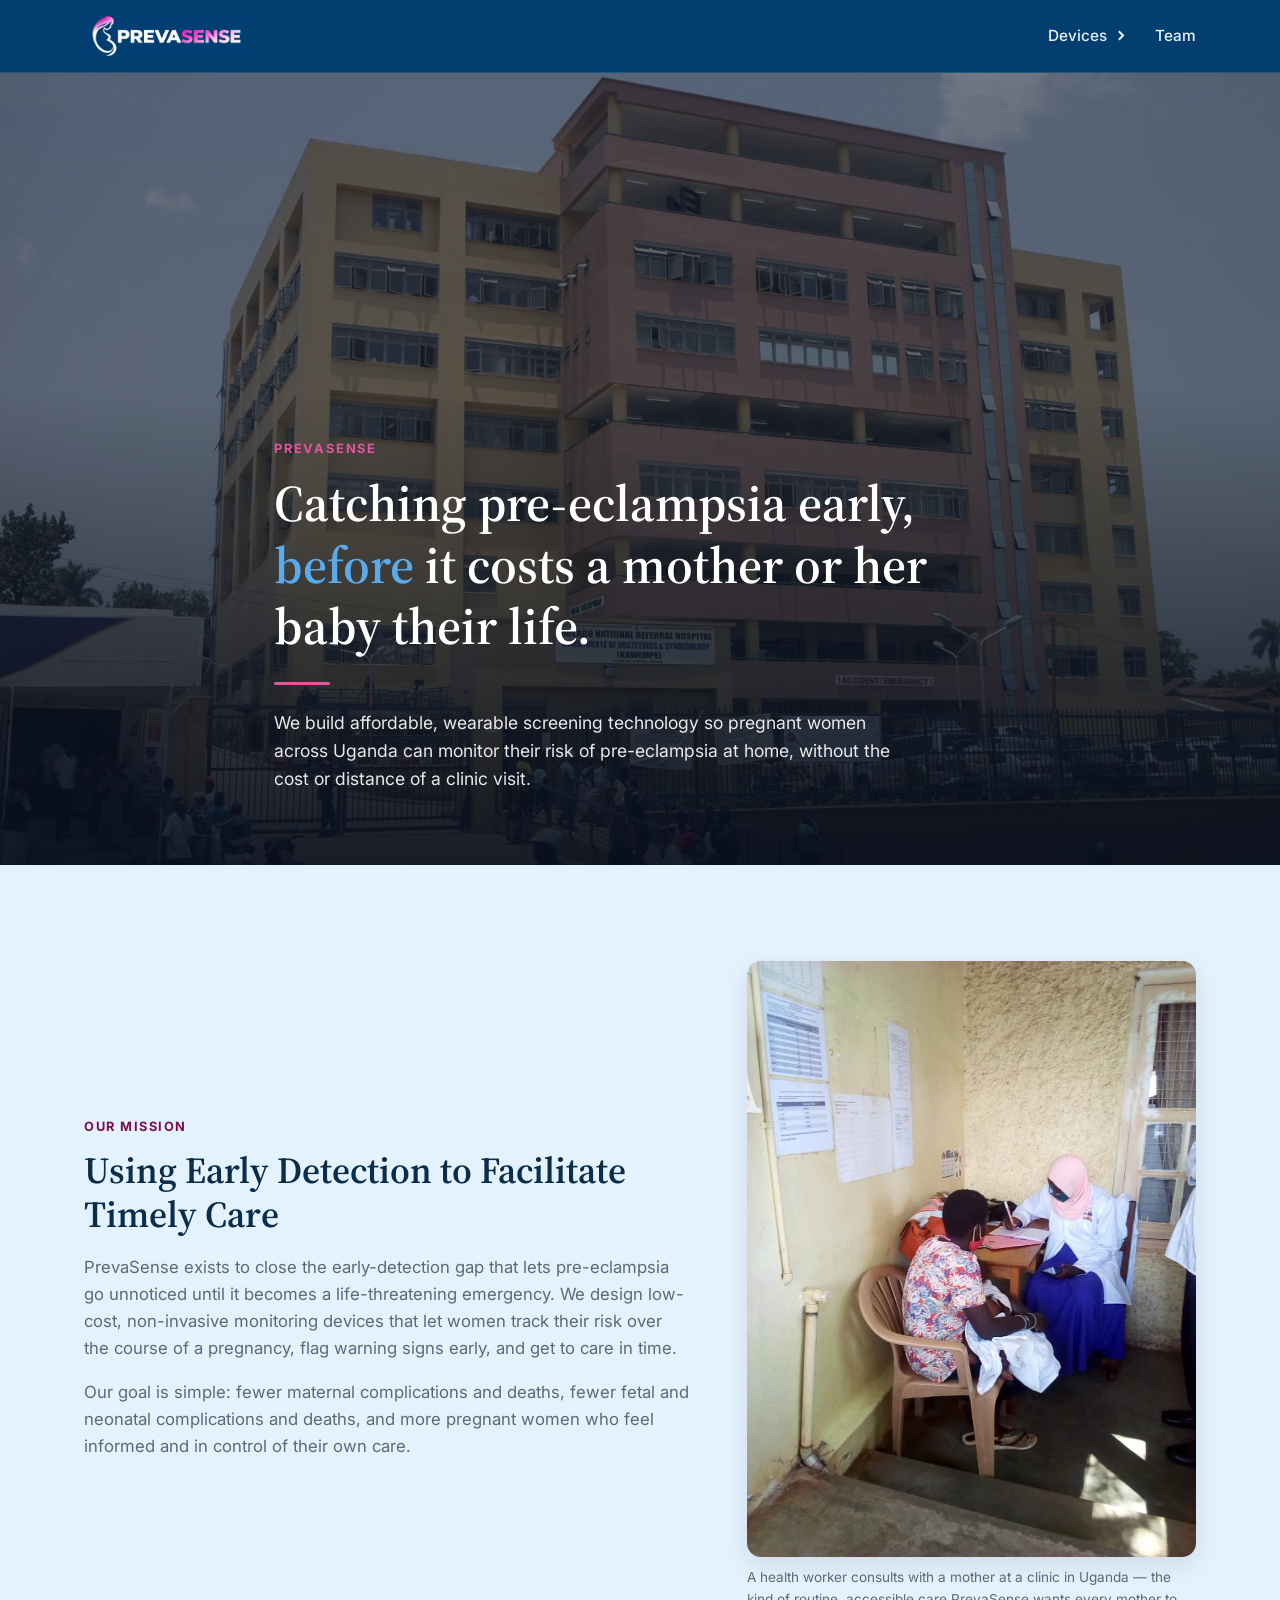
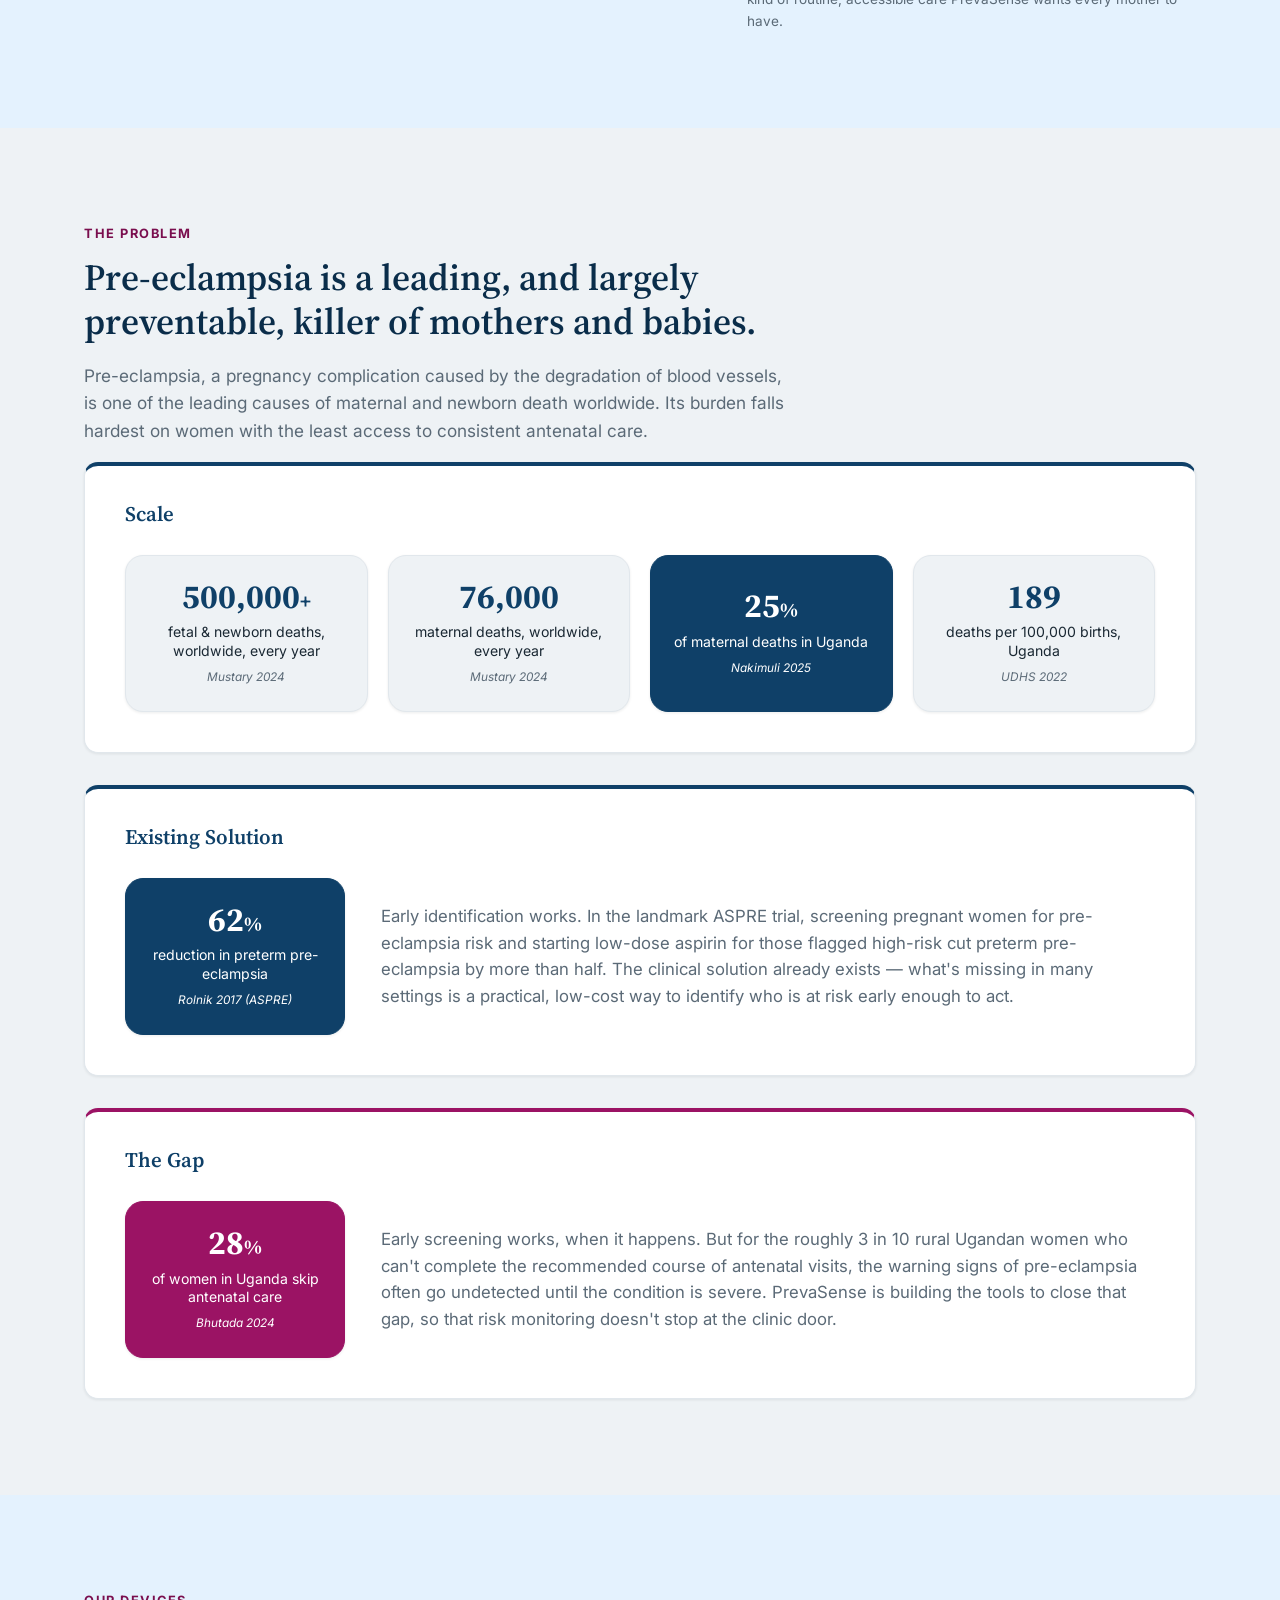
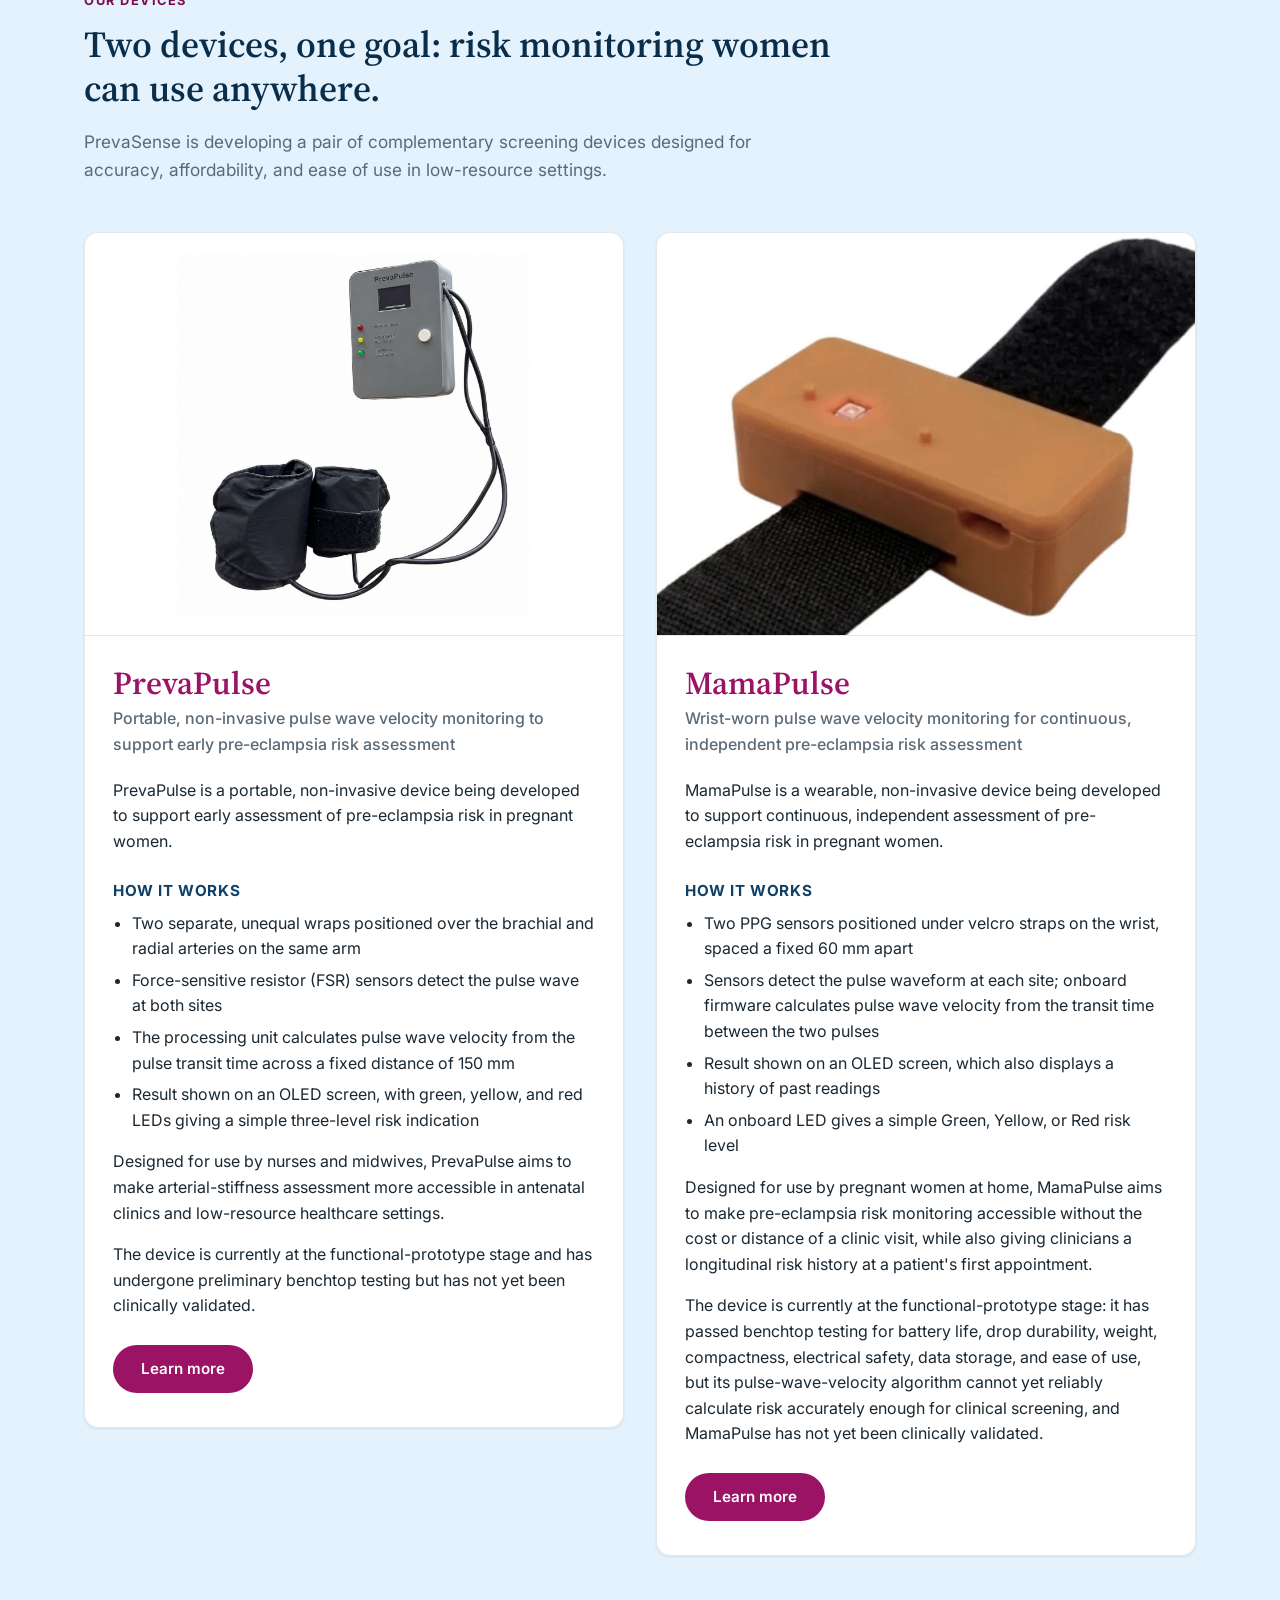
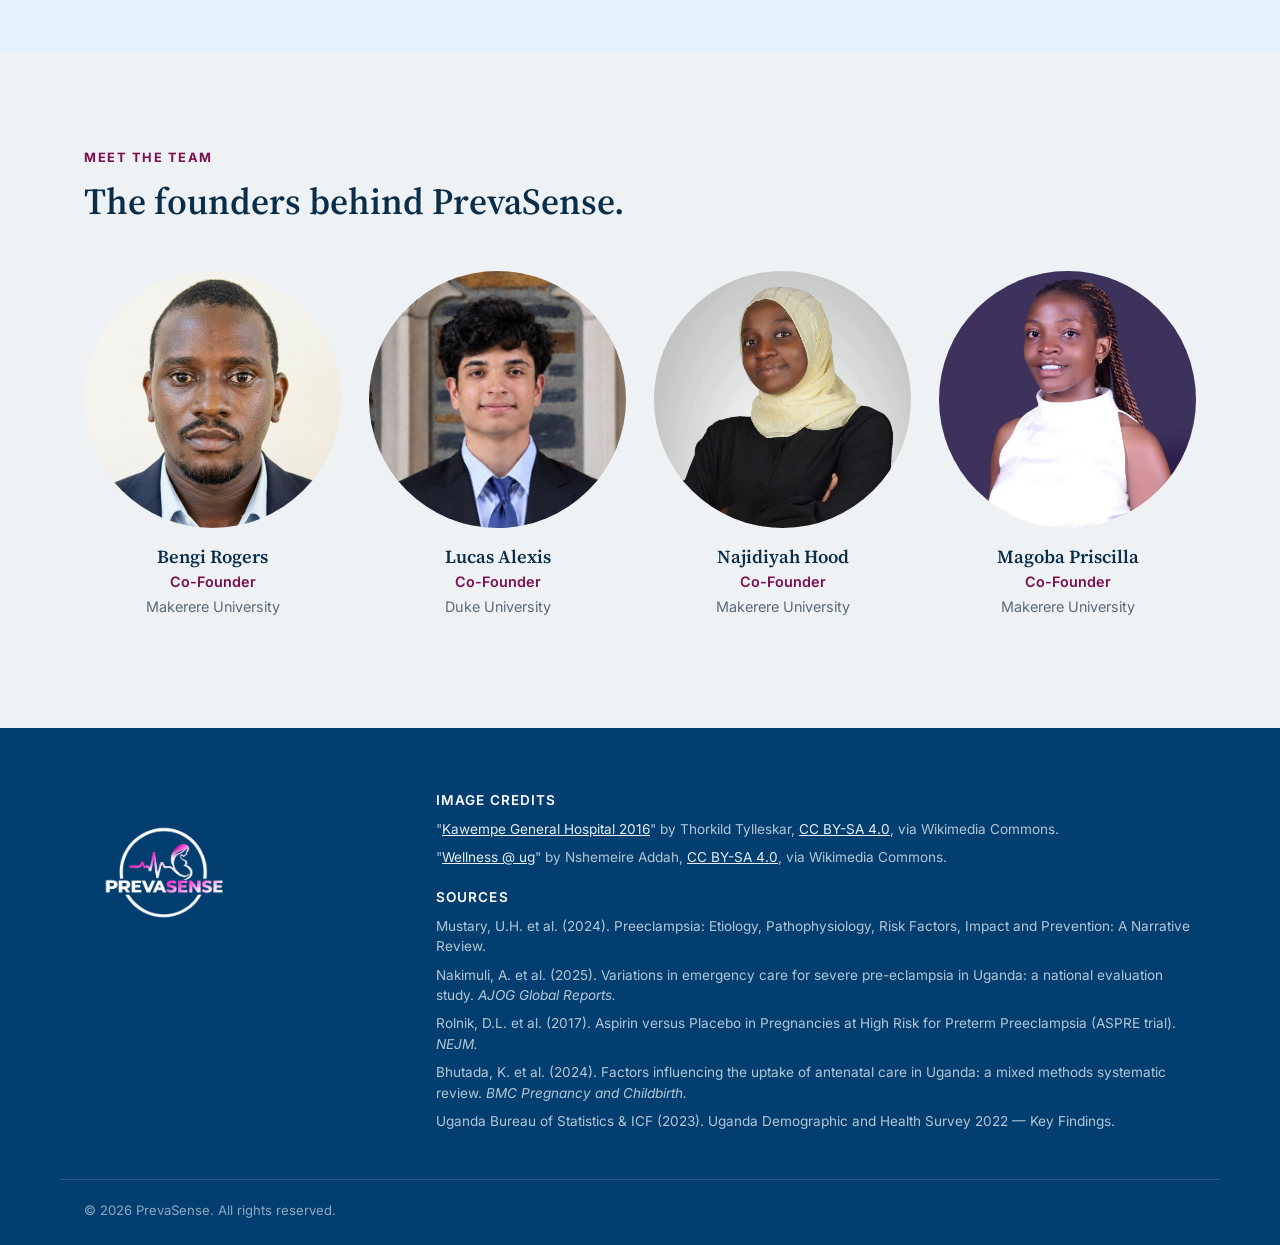
<file: index.html>
<!DOCTYPE html>
<html lang="en">
<head>
<meta charset="UTF-8">
<meta name="viewport" content="width=device-width, initial-scale=1.0">
<title>PrevaSense &mdash; Early Detection of Pre-eclampsia in Uganda</title>
<meta name="description" content="PrevaSense develops affordable, wearable screening technology to reduce maternal and neonatal mortality from pre-eclampsia in Uganda.">
<link rel="canonical" href="https://prevasense.com/">
<link rel="stylesheet" href="/css/style.css">
<link rel="icon" href="/favicon.ico" sizes="48x48">
<link rel="icon" type="image/png" href="/images/favicon-192.png" sizes="192x192">
<link rel="apple-touch-icon" href="/images/apple-touch-icon.png">
<link rel="preconnect" href="https://fonts.googleapis.com">
<link href="https://fonts.googleapis.com/css2?family=Source+Serif+4:wght@500;600;700&family=Inter:wght@400;500;600;700;800&display=swap" rel="stylesheet">
<script type="application/ld+json">
{
  "@context": "https://schema.org",
  "@type": "WebSite",
  "name": "PrevaSense",
  "url": "https://prevasense.com/"
}
</script>
</head>
<body>

<a class="skip-link" href="#main">Skip to content</a>

<header class="site-header">
  <div class="wrap header-inner">
    <a href="/" class="brand">
      <img class="logo-alt" src="/images/logo-alt-light.png" alt="PrevaSense">
    </a>
    <nav class="main-nav" aria-label="Primary">
      <button class="nav-toggle" aria-expanded="false" aria-controls="nav-list">
        <span></span><span></span><span></span>
      </button>
      <ul id="nav-list">
        <li class="has-dropdown">
          <button type="button" class="dropdown-toggle" aria-expanded="false" aria-haspopup="true" aria-controls="devices-menu">Devices <span class="caret" aria-hidden="true"></span></button>
          <ul class="dropdown" id="devices-menu">
          <li><a href="/prevapulse/">PrevaPulse</a></li>
          <li><a href="/mamapulse/">MamaPulse</a></li>
          </ul>
        </li>
        <li><a href="/#team">Team</a></li>
      </ul>
    </nav>
  </div>
</header>

<main id="main">

  <section id="top" class="hero">
    <div class="hero-media">
      <img src="/images/hospital-kawempe.jpg" alt="Kawempe General Hospital, Kampala, Uganda" loading="eager">
      <div class="hero-scrim"></div>
    </div>
    <div class="wrap hero-content">
      <p class="eyebrow">PrevaSense</p>
      <h1>Catching pre-eclampsia early, <span class="hl">before</span> it costs a mother or her baby their life.</h1>
      <p class="hero-sub">We build affordable, wearable screening technology so pregnant women across Uganda can monitor their risk of pre-eclampsia at home, without the cost or distance of a clinic visit.</p>
    </div>
  </section>

  <section id="mission" class="section">
    <div class="wrap mission-grid">
      <div class="mission-text">
        <p class="kicker">Our Mission</p>
        <h2>Using Early Detection to Facilitate Timely Care</h2>
        <p>PrevaSense exists to close the early-detection gap that lets pre-eclampsia go unnoticed until it becomes a life-threatening emergency. We design low-cost, non-invasive monitoring devices that let women track their risk over the course of a pregnancy, flag warning signs early, and get to care in time.</p>
        <p>Our goal is simple: fewer maternal complications and deaths, fewer fetal and neonatal complications and deaths, and more pregnant women who feel informed and in control of their own care.</p>
      </div>
      <figure class="mission-figure">
        <img src="/images/wellness-consultation.jpg" alt="A health worker consults with a mother at a clinic in Uganda" loading="lazy">
        <figcaption>A health worker consults with a mother at a clinic in Uganda &mdash; the kind of routine, accessible care PrevaSense wants every mother to have.</figcaption>
      </figure>
    </div>
  </section>

  <section id="problem" class="section section-alt">
    <div class="wrap">
      <p class="kicker">The Problem</p>
      <h2>Pre-eclampsia is a leading, and largely preventable, killer of mothers and babies.</h2>
      <p class="section-intro">Pre-eclampsia, a pregnancy complication caused by the degradation of blood vessels, is one of the leading causes of maternal and newborn death worldwide. Its burden falls hardest on women with the least access to consistent antenatal care.</p>

      <div class="problem-group">
        <h3 class="problem-group-title">Scale</h3>
        <div class="bubble-cluster">
          <div class="stat-bubble">
            <p class="stat-number">500,000<span class="stat-plus">+</span></p>
            <p class="stat-label">fetal &amp; newborn deaths, worldwide, every year</p>
            <p class="stat-source">Mustary 2024</p>
          </div>
          <div class="stat-bubble">
            <p class="stat-number">76,000</p>
            <p class="stat-label">maternal deaths, worldwide, every year</p>
            <p class="stat-source">Mustary 2024</p>
          </div>
          <div class="stat-bubble stat-bubble--highlight">
            <p class="stat-number">25<span class="stat-plus">%</span></p>
            <p class="stat-label">of maternal deaths in Uganda</p>
            <p class="stat-source">Nakimuli 2025</p>
          </div>
          <div class="stat-bubble">
            <p class="stat-number">189</p>
            <p class="stat-label">deaths per 100,000 births, Uganda</p>
            <p class="stat-source">UDHS 2022</p>
          </div>
        </div>
      </div>

      <div class="problem-group">
        <h3 class="problem-group-title">Existing Solution</h3>
        <div class="problem-pair">
          <div class="stat-bubble stat-bubble--highlight">
            <p class="stat-number">62<span class="stat-plus">%</span></p>
            <p class="stat-label">reduction in preterm pre-eclampsia</p>
            <p class="stat-source">Rolnik 2017 (ASPRE)</p>
          </div>
          <div class="problem-blob">
            <p>Early identification works. In the landmark ASPRE trial, screening pregnant women for pre-eclampsia risk and starting low-dose aspirin for those flagged high-risk cut preterm pre-eclampsia by more than half. The clinical solution already exists &mdash; what's missing in many settings is a practical, low-cost way to identify who is at risk early enough to act.</p>
          </div>
        </div>
      </div>

      <div class="problem-group problem-group--gap">
        <h3 class="problem-group-title">The Gap</h3>
        <div class="problem-pair">
          <div class="stat-bubble stat-bubble--gap">
            <p class="stat-number">28<span class="stat-plus">%</span></p>
            <p class="stat-label">of women in Uganda skip antenatal care</p>
            <p class="stat-source">Bhutada 2024</p>
          </div>
          <div class="problem-blob">
            <p>Early screening works, when it happens. But for the roughly 3 in 10 rural Ugandan women who can't complete the recommended course of antenatal visits, the warning signs of pre-eclampsia often go undetected until the condition is severe. PrevaSense is building the tools to close that gap, so that risk monitoring doesn't stop at the clinic door.</p>
          </div>
        </div>
      </div>
    </div>
  </section>

  <section id="devices" class="section">
    <div class="wrap">
      <p class="kicker">Our Devices</p>
      <h2>Two devices, one goal: risk monitoring women can use anywhere.</h2>
      <p class="section-intro">PrevaSense is developing a pair of complementary screening devices designed for accuracy, affordability, and ease of use in low-resource settings.</p>

      <div class="device-grid">

        <article class="device-card">
          <div class="device-image">
            <img src="/images/prevapulse.jpg" alt="PrevaPulse device with two arm wraps and an OLED display showing HIGH, MODERATE, and NORMAL risk LEDs" loading="lazy">
          </div>
          <div class="device-body">
            <h3>PrevaPulse</h3>
            <p class="device-subtitle">Portable, non-invasive pulse wave velocity monitoring to support early pre-eclampsia risk assessment</p>
            <p>PrevaPulse is a portable, non-invasive device being developed to support early assessment of pre-eclampsia risk in pregnant women.</p>
            <h4>How It Works</h4>
            <ul class="feature-list">
              <li>Two separate, unequal wraps positioned over the brachial and radial arteries on the same arm</li>
              <li>Force-sensitive resistor (FSR) sensors detect the pulse wave at both sites</li>
              <li>The processing unit calculates pulse wave velocity from the pulse transit time across a fixed distance of 150&nbsp;mm</li>
              <li>Result shown on an OLED screen, with green, yellow, and red LEDs giving a simple three-level risk indication</li>
            </ul>
            <p>Designed for use by nurses and midwives, PrevaPulse aims to make arterial-stiffness assessment more accessible in antenatal clinics and low-resource healthcare settings.</p>
            <p>The device is currently at the functional-prototype stage and has undergone preliminary benchtop testing but has not yet been clinically validated.</p>
            <a class="btn" href="/prevapulse/">Learn more</a>
          </div>
        </article>

        <article class="device-card">
          <div class="device-image device-image--fill">
            <img src="/images/mamapulse.jpg" alt="MamaPulse wrist-worn device with velcro strap and lit sensor indicator" loading="lazy">
          </div>
          <div class="device-body">
            <h3>MamaPulse</h3>
            <p class="device-subtitle">Wrist-worn pulse wave velocity monitoring for continuous, independent pre-eclampsia risk assessment</p>
            <p>MamaPulse is a wearable, non-invasive device being developed to support continuous, independent assessment of pre-eclampsia risk in pregnant women.</p>
            <h4>How It Works</h4>
            <ul class="feature-list">
              <li>Two PPG sensors positioned under velcro straps on the wrist, spaced a fixed 60&nbsp;mm apart</li>
              <li>Sensors detect the pulse waveform at each site; onboard firmware calculates pulse wave velocity from the transit time between the two pulses</li>
              <li>Result shown on an OLED screen, which also displays a history of past readings</li>
              <li>An onboard LED gives a simple Green, Yellow, or Red risk level</li>
            </ul>
            <p>Designed for use by pregnant women at home, MamaPulse aims to make pre-eclampsia risk monitoring accessible without the cost or distance of a clinic visit, while also giving clinicians a longitudinal risk history at a patient's first appointment.</p>
            <p>The device is currently at the functional-prototype stage: it has passed benchtop testing for battery life, drop durability, weight, compactness, electrical safety, data storage, and ease of use, but its pulse-wave-velocity algorithm cannot yet reliably calculate risk accurately enough for clinical screening, and MamaPulse has not yet been clinically validated.</p>
            <a class="btn" href="/mamapulse/">Learn more</a>
          </div>
        </article>

      </div>
    </div>
  </section>

  <section id="team" class="section section-alt">
    <div class="wrap">
      <p class="kicker">Meet the Team</p>
      <h2>The founders behind PrevaSense.</h2>

      <div class="team-grid">
        <article class="team-card">
          <div class="team-photo"><img src="/images/team-bengi.jpg" alt="Bengi Rogers" loading="lazy"></div>
          <h3>Bengi Rogers</h3>
          <p class="team-role">Co-Founder</p>
          <p class="team-affiliation">Makerere University</p>
        </article>

        <article class="team-card">
          <div class="team-photo"><img src="/images/team-lucas.jpg" alt="Lucas Alexis" loading="lazy" style="transform: scale(1.625);"></div>
          <h3>Lucas Alexis</h3>
          <p class="team-role">Co-Founder</p>
          <p class="team-affiliation">Duke University</p>
        </article>

        <article class="team-card">
          <div class="team-photo"><img src="/images/team-najidiyah.jpg" alt="Najidiyah Hood" loading="lazy"></div>
          <h3>Najidiyah Hood</h3>
          <p class="team-role">Co-Founder</p>
          <p class="team-affiliation">Makerere University</p>
        </article>

        <article class="team-card">
          <div class="team-photo"><img src="/images/team-priscilla.jpg" alt="Magoba Priscilla" loading="lazy"></div>
          <h3>Magoba Priscilla</h3>
          <p class="team-role">Co-Founder</p>
          <p class="team-affiliation">Makerere University</p>
        </article>
      </div>
    </div>
  </section>

</main>

<footer class="site-footer">
  <div class="wrap footer-inner">
    <div class="footer-brand">
      <img class="logo-full" src="/images/logo-full-light.png" alt="PrevaSense &mdash; Preeclampsia Screening" width="160" height="160">
    </div>

    <div class="footer-credits">
      <h4>Image credits</h4>
      <ul>
        <li>"<a href="https://commons.wikimedia.org/wiki/File:Kawempe_General_Hospital_2016.jpg" target="_blank" rel="noopener">Kawempe General Hospital 2016</a>" by Thorkild Tylleskar, <a href="https://creativecommons.org/licenses/by-sa/4.0/" target="_blank" rel="noopener">CC BY-SA 4.0</a>, via Wikimedia Commons.</li>
        <li>"<a href="https://commons.wikimedia.org/wiki/File:Wellness_@_ug.jpg" target="_blank" rel="noopener">Wellness @ ug</a>" by Nshemeire Addah, <a href="https://creativecommons.org/licenses/by-sa/4.0/" target="_blank" rel="noopener">CC BY-SA 4.0</a>, via Wikimedia Commons.</li>
      </ul>
      <h4>Sources</h4>
      <ul>
        <li>Mustary, U.H. et al. (2024). Preeclampsia: Etiology, Pathophysiology, Risk Factors, Impact and Prevention: A Narrative Review.</li>
        <li>Nakimuli, A. et al. (2025). Variations in emergency care for severe pre-eclampsia in Uganda: a national evaluation study. <em>AJOG Global Reports.</em></li>
        <li>Rolnik, D.L. et al. (2017). Aspirin versus Placebo in Pregnancies at High Risk for Preterm Preeclampsia (ASPRE trial). <em>NEJM.</em></li>
        <li>Bhutada, K. et al. (2024). Factors influencing the uptake of antenatal care in Uganda: a mixed methods systematic review. <em>BMC Pregnancy and Childbirth.</em></li>
        <li>Uganda Bureau of Statistics &amp; ICF (2023). Uganda Demographic and Health Survey 2022 &mdash; Key Findings.</li>
      </ul>
    </div>
  </div>
  <div class="wrap footer-bottom">
    <p>&copy; 2026 PrevaSense. All rights reserved.</p>
  </div>
</footer>

<script src="/js/script.js"></script>
</body>
</html>
</file>
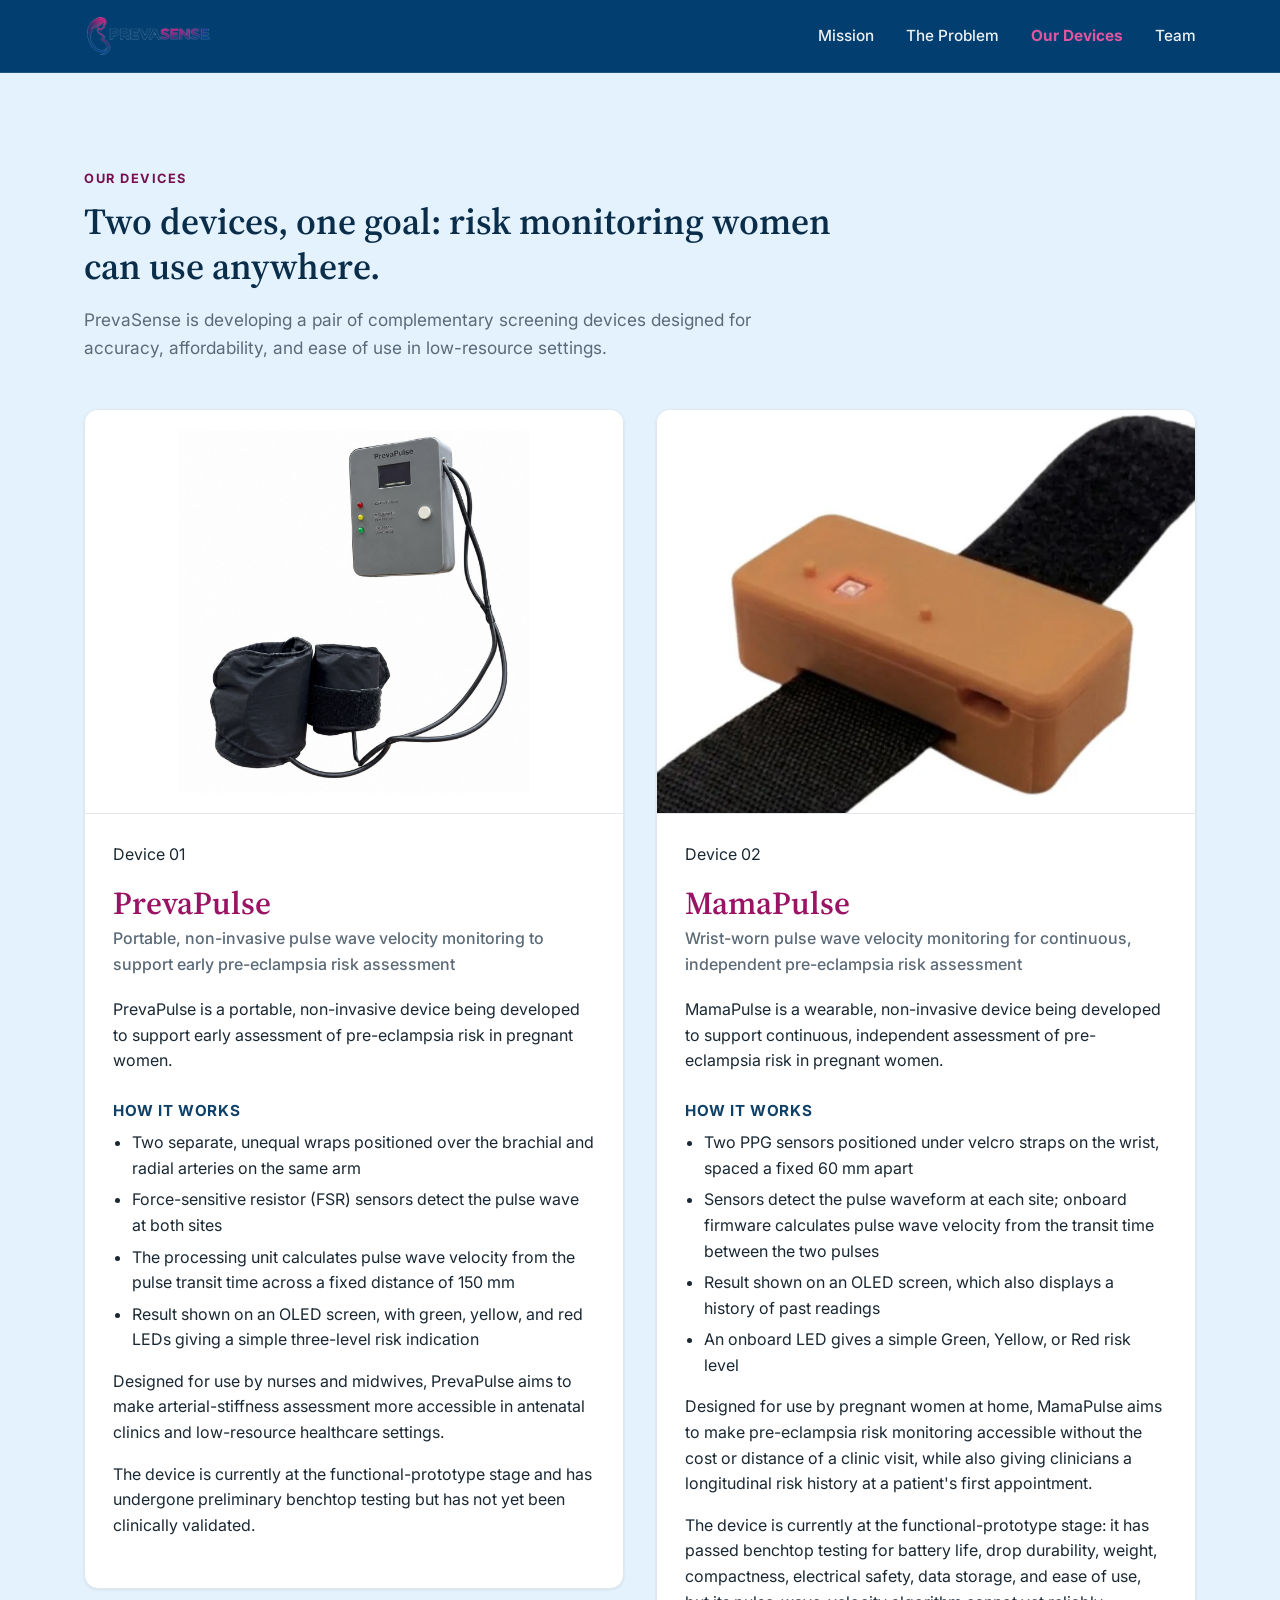
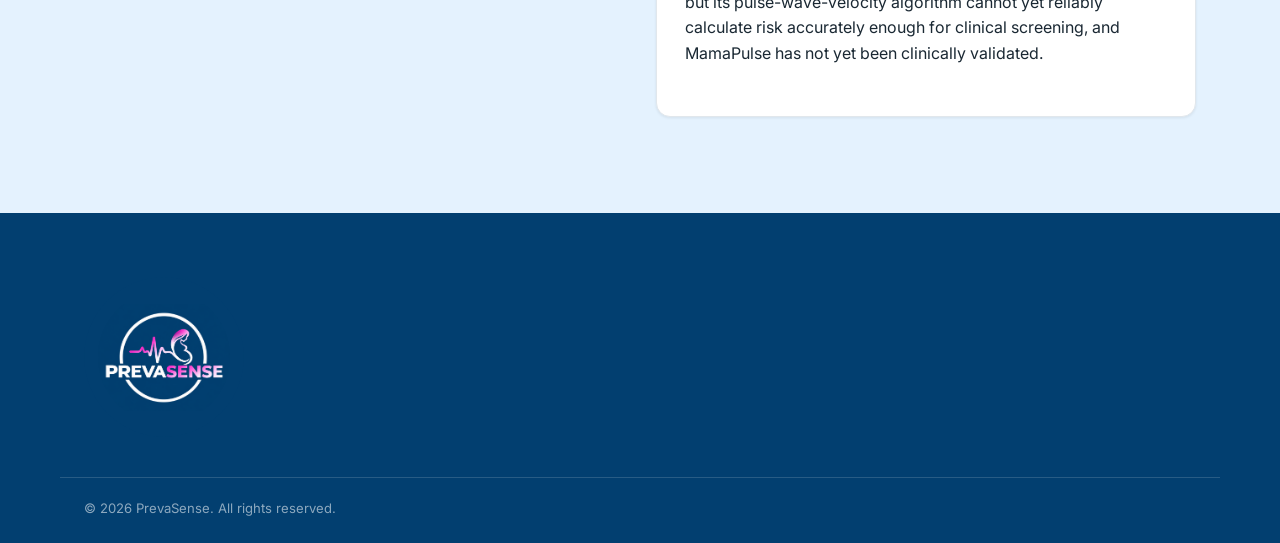
<file: devices/index.html>
<!DOCTYPE html>
<html lang="en">
<head>
<meta charset="UTF-8">
<meta name="viewport" content="width=device-width, initial-scale=1.0">
<title>Our Devices: PrevaPulse &amp; MamaPulse | PrevaSense</title>
<meta name="description" content="PrevaPulse and MamaPulse are two non-invasive pulse wave velocity devices from PrevaSense, designed for early pre-eclampsia risk assessment in low-resource settings.">
<link rel="canonical" href="https://prevasense.com/devices/">
<link rel="stylesheet" href="/css/style.css">
<link rel="icon" href="/favicon.ico" sizes="48x48">
<link rel="icon" type="image/png" href="/images/favicon-192.png" sizes="192x192">
<link rel="apple-touch-icon" href="/images/apple-touch-icon.png">
<link rel="preconnect" href="https://fonts.googleapis.com">
<link href="https://fonts.googleapis.com/css2?family=Source+Serif+4:wght@500;600;700&family=Inter:wght@400;500;600;700;800&display=swap" rel="stylesheet">
</head>
<body>

<a class="skip-link" href="#main">Skip to content</a>

<header class="site-header">
  <div class="wrap header-inner">
    <a href="/" class="brand">
      <img class="logo-alt" src="/images/logo-alt.png" alt="PrevaSense">
    </a>
    <nav class="main-nav" aria-label="Primary">
      <button class="nav-toggle" aria-expanded="false" aria-controls="nav-list">
        <span></span><span></span><span></span>
      </button>
      <ul id="nav-list">
        <li><a href="/mission/">Mission</a></li>
        <li><a href="/problem/">The Problem</a></li>
        <li><a href="/devices/" aria-current="page">Our Devices</a></li>
        <li><a href="/team/">Team</a></li>
      </ul>
    </nav>
  </div>
</header>

<main id="main">

  <section id="devices" class="section">
    <div class="wrap">
      <p class="kicker">Our Devices</p>
      <h1>Two devices, one goal: risk monitoring women can use anywhere.</h1>
      <p class="section-intro">PrevaSense is developing a pair of complementary screening devices designed for accuracy, affordability, and ease of use in low-resource settings.</p>

      <div class="device-grid">

        <article class="device-card">
          <div class="device-image">
            <img src="/images/prevapulse.jpg" alt="PrevaPulse device with two arm wraps and an OLED display showing HIGH, MODERATE, and NORMAL risk LEDs" loading="lazy">
          </div>
          <div class="device-body">
            <p class="device-tag">Device 01</p>
            <h3>PrevaPulse</h3>
            <p class="device-subtitle">Portable, non-invasive pulse wave velocity monitoring to support early pre-eclampsia risk assessment</p>
            <p>PrevaPulse is a portable, non-invasive device being developed to support early assessment of pre-eclampsia risk in pregnant women.</p>
            <h4>How It Works</h4>
            <ul class="feature-list">
              <li>Two separate, unequal wraps positioned over the brachial and radial arteries on the same arm</li>
              <li>Force-sensitive resistor (FSR) sensors detect the pulse wave at both sites</li>
              <li>The processing unit calculates pulse wave velocity from the pulse transit time across a fixed distance of 150&nbsp;mm</li>
              <li>Result shown on an OLED screen, with green, yellow, and red LEDs giving a simple three-level risk indication</li>
            </ul>
            <p>Designed for use by nurses and midwives, PrevaPulse aims to make arterial-stiffness assessment more accessible in antenatal clinics and low-resource healthcare settings.</p>
            <p>The device is currently at the functional-prototype stage and has undergone preliminary benchtop testing but has not yet been clinically validated.</p>
          </div>
        </article>

        <article class="device-card">
          <div class="device-image device-image--fill">
            <img src="/images/mamapulse.jpg" alt="MamaPulse wrist-worn device with velcro strap and lit sensor indicator" loading="lazy">
          </div>
          <div class="device-body">
            <p class="device-tag">Device 02</p>
            <h3>MamaPulse</h3>
            <p class="device-subtitle">Wrist-worn pulse wave velocity monitoring for continuous, independent pre-eclampsia risk assessment</p>
            <p>MamaPulse is a wearable, non-invasive device being developed to support continuous, independent assessment of pre-eclampsia risk in pregnant women.</p>
            <h4>How It Works</h4>
            <ul class="feature-list">
              <li>Two PPG sensors positioned under velcro straps on the wrist, spaced a fixed 60&nbsp;mm apart</li>
              <li>Sensors detect the pulse waveform at each site; onboard firmware calculates pulse wave velocity from the transit time between the two pulses</li>
              <li>Result shown on an OLED screen, which also displays a history of past readings</li>
              <li>An onboard LED gives a simple Green, Yellow, or Red risk level</li>
            </ul>
            <p>Designed for use by pregnant women at home, MamaPulse aims to make pre-eclampsia risk monitoring accessible without the cost or distance of a clinic visit, while also giving clinicians a longitudinal risk history at a patient's first appointment.</p>
            <p>The device is currently at the functional-prototype stage: it has passed benchtop testing for battery life, drop durability, weight, compactness, electrical safety, data storage, and ease of use, but its pulse-wave-velocity algorithm cannot yet reliably calculate risk accurately enough for clinical screening, and MamaPulse has not yet been clinically validated.</p>
          </div>
        </article>

      </div>
    </div>
  </section>

</main>

<footer class="site-footer">
  <div class="wrap footer-inner">
    <div class="footer-brand">
      <img class="logo-full" src="/images/logo-full-light.png" alt="PrevaSense &mdash; Preeclampsia Screening" width="160" height="160">
    </div>

  </div>
  <div class="wrap footer-bottom">
    <p>&copy; 2026 PrevaSense. All rights reserved.</p>
  </div>
</footer>

<script src="/js/script.js"></script>
</body>
</html>
</file>
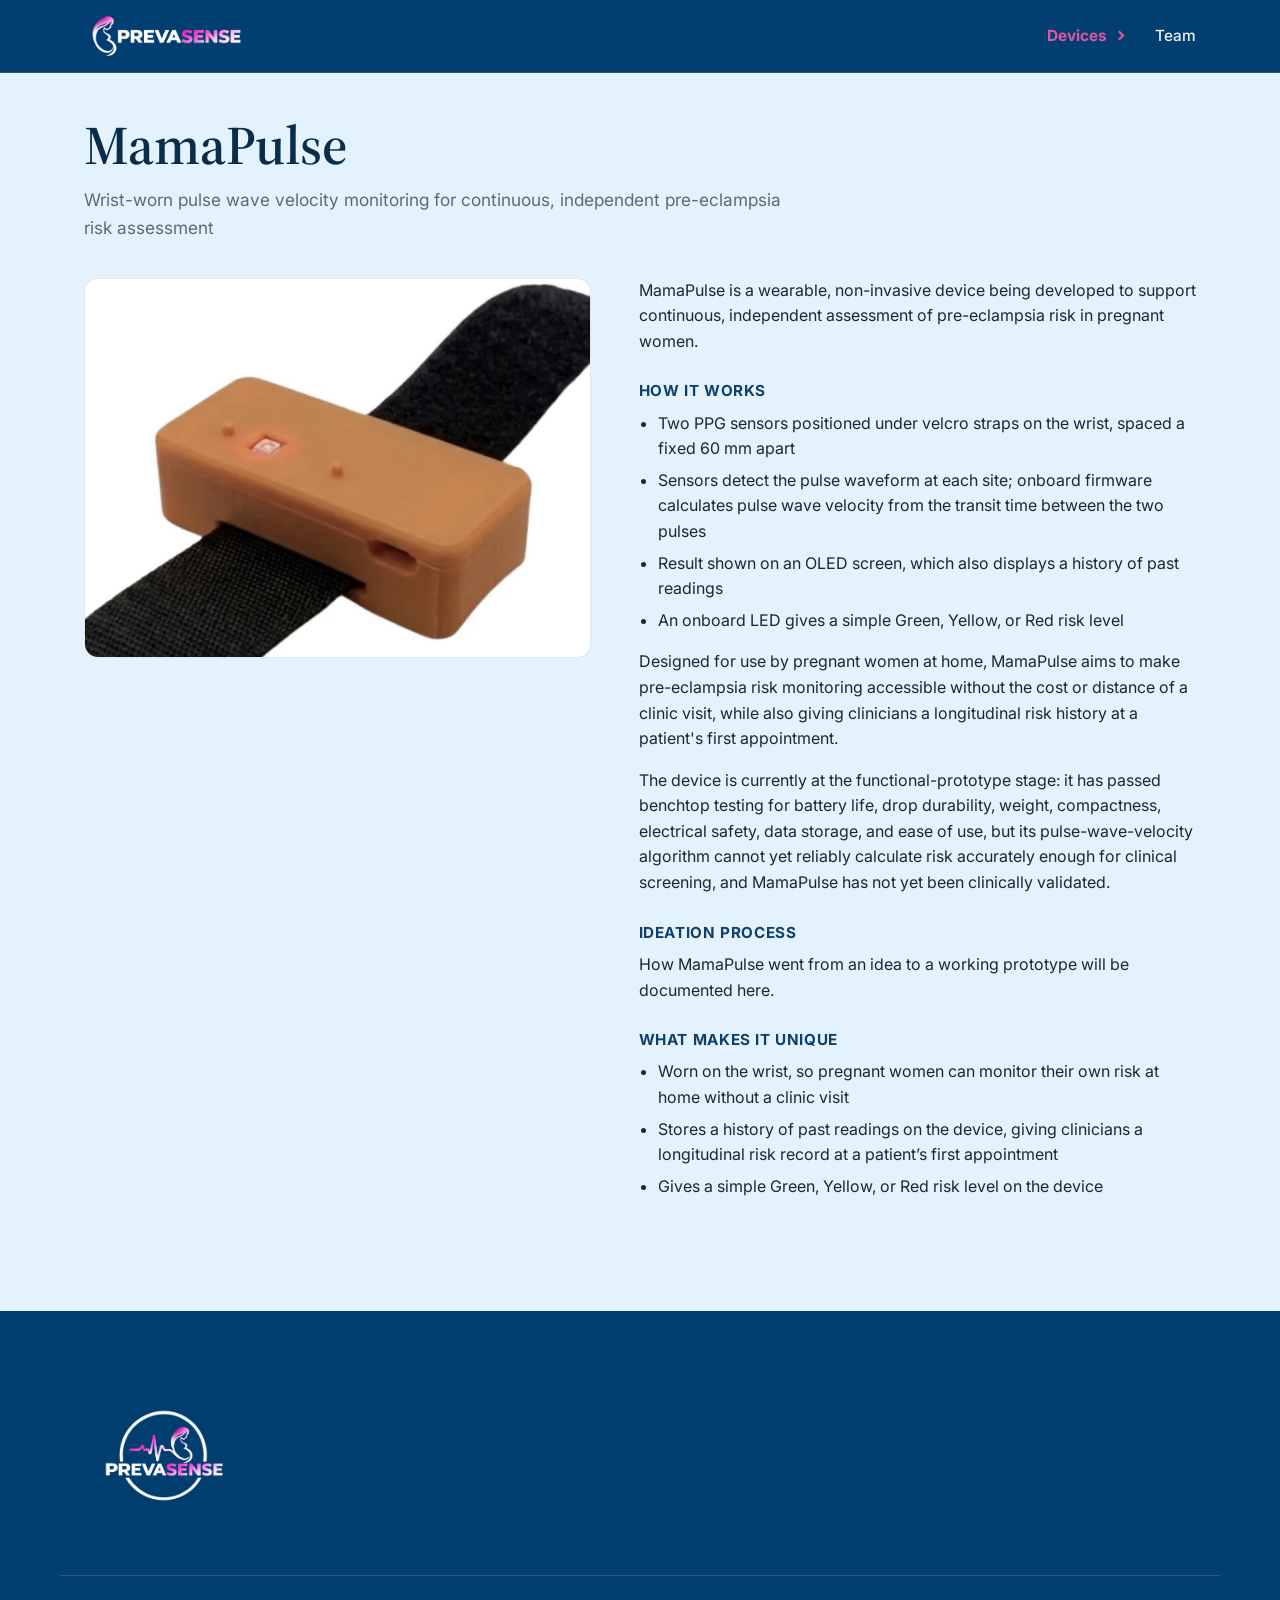
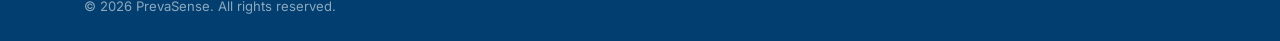
<file: mamapulse/index.html>
<!DOCTYPE html>
<html lang="en">
<head>
<meta charset="UTF-8">
<meta name="viewport" content="width=device-width, initial-scale=1.0">
<title>MamaPulse | Wrist-worn Pre-eclampsia Risk Monitoring | PrevaSense</title>
<meta name="description" content="MamaPulse is a wearable, non-invasive device being developed to support continuous, independent assessment of pre-eclampsia risk in pregnant women at home.">
<link rel="canonical" href="https://prevasense.com/mamapulse/">
<link rel="stylesheet" href="/css/style.css">
<link rel="icon" href="/favicon.ico" sizes="48x48">
<link rel="icon" type="image/png" href="/images/favicon-192.png" sizes="192x192">
<link rel="apple-touch-icon" href="/images/apple-touch-icon.png">
<link rel="preconnect" href="https://fonts.googleapis.com">
<link href="https://fonts.googleapis.com/css2?family=Source+Serif+4:wght@500;600;700&family=Inter:wght@400;500;600;700;800&display=swap" rel="stylesheet">
</head>
<body>

<a class="skip-link" href="#main">Skip to content</a>

<header class="site-header">
  <div class="wrap header-inner">
    <a href="/" class="brand">
      <img class="logo-alt" src="/images/logo-alt-light.png" alt="PrevaSense">
    </a>
    <nav class="main-nav" aria-label="Primary">
      <button class="nav-toggle" aria-expanded="false" aria-controls="nav-list">
        <span></span><span></span><span></span>
      </button>
      <ul id="nav-list">
        <li class="has-dropdown">
          <button type="button" class="dropdown-toggle is-current" aria-expanded="false" aria-haspopup="true" aria-controls="devices-menu">Devices <span class="caret" aria-hidden="true"></span></button>
          <ul class="dropdown" id="devices-menu">
          <li><a href="/prevapulse/">PrevaPulse</a></li>
          <li><a href="/mamapulse/" aria-current="page">MamaPulse</a></li>
          </ul>
        </li>
        <li><a href="/#team">Team</a></li>
      </ul>
    </nav>
  </div>
</header>

<main id="main">

  <section class="section device-page">
    <div class="wrap">
      <h1>MamaPulse</h1>
      <p class="section-intro">Wrist-worn pulse wave velocity monitoring for continuous, independent pre-eclampsia risk assessment</p>

      <div class="device-page-grid">
        <div class="device-image device-image--fill">
            <img src="/images/mamapulse.jpg" alt="MamaPulse wrist-worn device with velcro strap and lit sensor indicator" loading="lazy">
          </div>
        <div class="device-body">
            <p>MamaPulse is a wearable, non-invasive device being developed to support continuous, independent assessment of pre-eclampsia risk in pregnant women.</p>
            <h4>How It Works</h4>
            <ul class="feature-list">
              <li>Two PPG sensors positioned under velcro straps on the wrist, spaced a fixed 60&nbsp;mm apart</li>
              <li>Sensors detect the pulse waveform at each site; onboard firmware calculates pulse wave velocity from the transit time between the two pulses</li>
              <li>Result shown on an OLED screen, which also displays a history of past readings</li>
              <li>An onboard LED gives a simple Green, Yellow, or Red risk level</li>
            </ul>
            <p>Designed for use by pregnant women at home, MamaPulse aims to make pre-eclampsia risk monitoring accessible without the cost or distance of a clinic visit, while also giving clinicians a longitudinal risk history at a patient's first appointment.</p>
            <p>The device is currently at the functional-prototype stage: it has passed benchtop testing for battery life, drop durability, weight, compactness, electrical safety, data storage, and ease of use, but its pulse-wave-velocity algorithm cannot yet reliably calculate risk accurately enough for clinical screening, and MamaPulse has not yet been clinically validated.</p>
          
          <h4>Ideation Process</h4>
          <p>How MamaPulse went from an idea to a working prototype will be documented here.</p>
          <h4>What Makes It Unique</h4>
          <ul class="feature-list">
            <li>Worn on the wrist, so pregnant women can monitor their own risk at home without a clinic visit</li>
            <li>Stores a history of past readings on the device, giving clinicians a longitudinal risk record at a patient&rsquo;s first appointment</li>
            <li>Gives a simple Green, Yellow, or Red risk level on the device</li>
          </ul>
        </div>
      </div>
    </div>
  </section>

</main>

<footer class="site-footer">
  <div class="wrap footer-inner">
    <div class="footer-brand">
      <img class="logo-full" src="/images/logo-full-light.png" alt="PrevaSense &mdash; Preeclampsia Screening" width="160" height="160">
    </div>
  </div>
  <div class="wrap footer-bottom">
    <p>&copy; 2026 PrevaSense. All rights reserved.</p>
  </div>
</footer>

<script src="/js/script.js"></script>
</body>
</html>
</file>
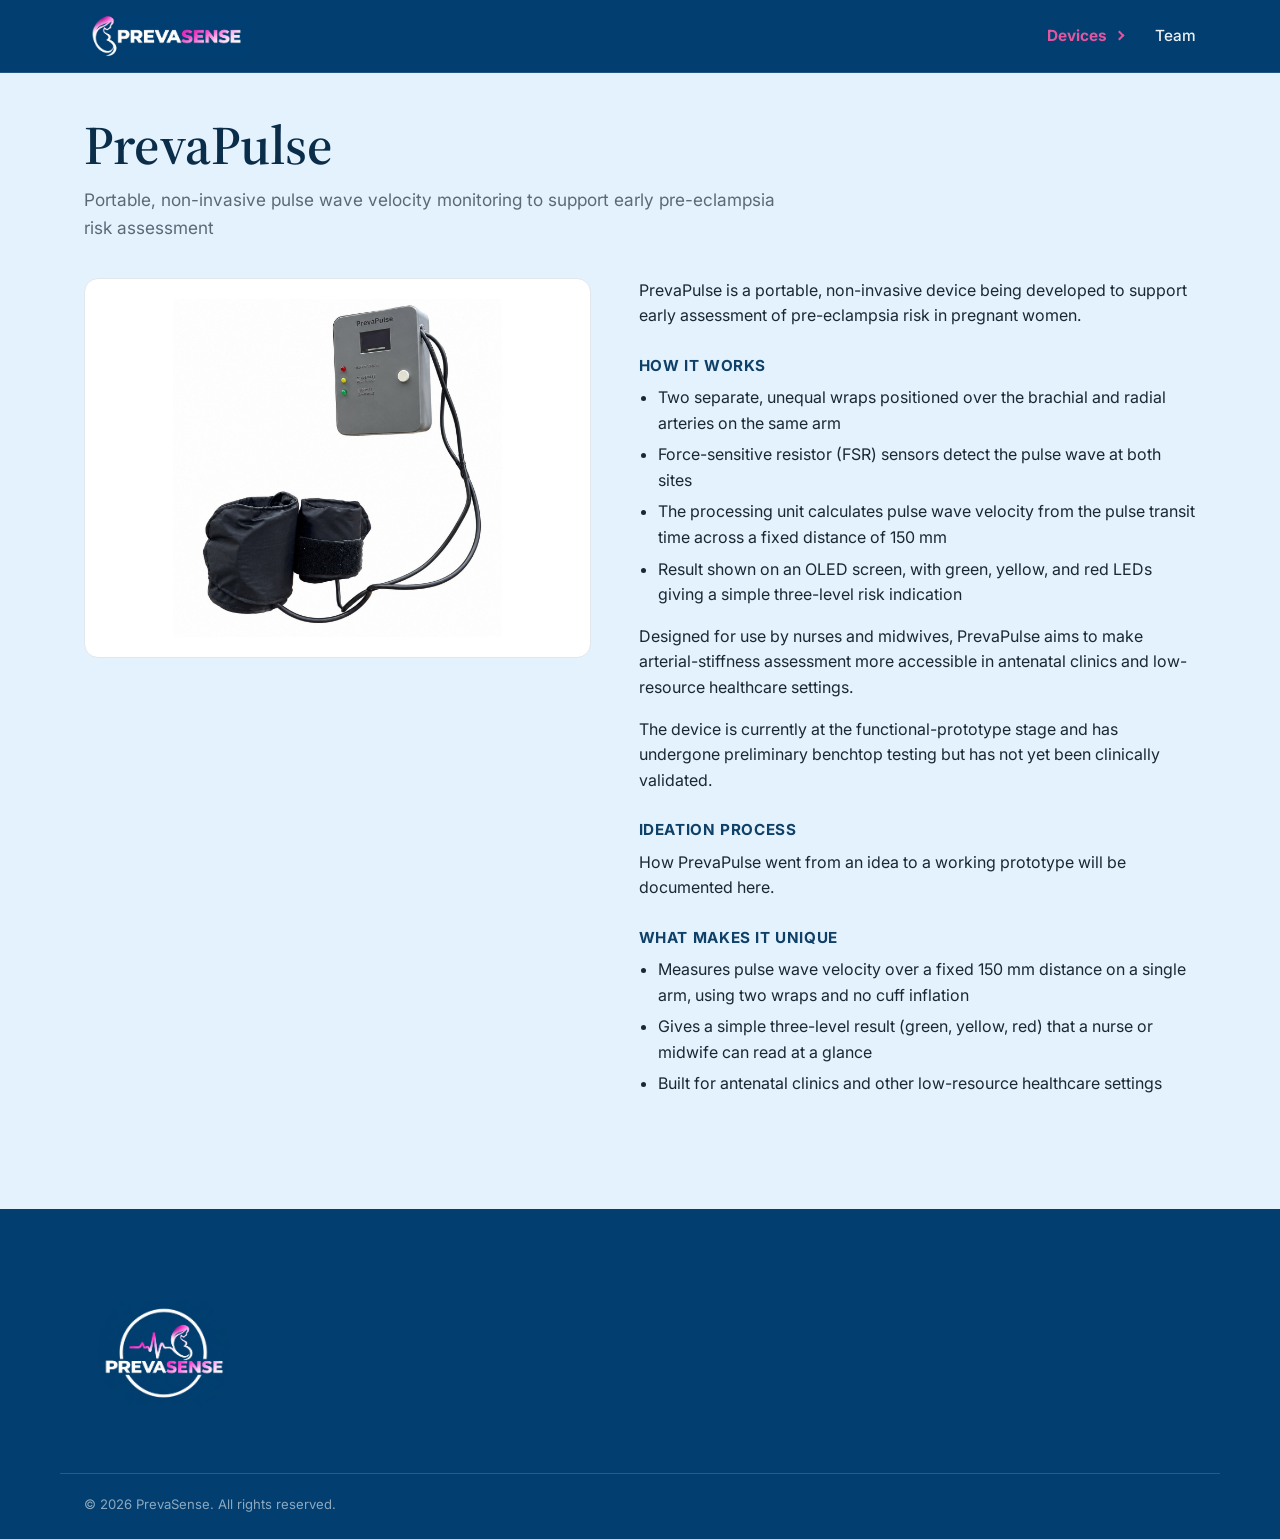
<file: prevapulse/index.html>
<!DOCTYPE html>
<html lang="en">
<head>
<meta charset="UTF-8">
<meta name="viewport" content="width=device-width, initial-scale=1.0">
<title>PrevaPulse | Non-invasive Pre-eclampsia Risk Assessment | PrevaSense</title>
<meta name="description" content="PrevaPulse is a portable, non-invasive device being developed to support early assessment of pre-eclampsia risk in pregnant women, using pulse wave velocity measured at the arm.">
<link rel="canonical" href="https://prevasense.com/prevapulse/">
<link rel="stylesheet" href="/css/style.css">
<link rel="icon" href="/favicon.ico" sizes="48x48">
<link rel="icon" type="image/png" href="/images/favicon-192.png" sizes="192x192">
<link rel="apple-touch-icon" href="/images/apple-touch-icon.png">
<link rel="preconnect" href="https://fonts.googleapis.com">
<link href="https://fonts.googleapis.com/css2?family=Source+Serif+4:wght@500;600;700&family=Inter:wght@400;500;600;700;800&display=swap" rel="stylesheet">
</head>
<body>

<a class="skip-link" href="#main">Skip to content</a>

<header class="site-header">
  <div class="wrap header-inner">
    <a href="/" class="brand">
      <img class="logo-alt" src="/images/logo-alt-light.png" alt="PrevaSense">
    </a>
    <nav class="main-nav" aria-label="Primary">
      <button class="nav-toggle" aria-expanded="false" aria-controls="nav-list">
        <span></span><span></span><span></span>
      </button>
      <ul id="nav-list">
        <li class="has-dropdown">
          <button type="button" class="dropdown-toggle is-current" aria-expanded="false" aria-haspopup="true" aria-controls="devices-menu">Devices <span class="caret" aria-hidden="true"></span></button>
          <ul class="dropdown" id="devices-menu">
          <li><a href="/prevapulse/" aria-current="page">PrevaPulse</a></li>
          <li><a href="/mamapulse/">MamaPulse</a></li>
          </ul>
        </li>
        <li><a href="/#team">Team</a></li>
      </ul>
    </nav>
  </div>
</header>

<main id="main">

  <section class="section device-page">
    <div class="wrap">
      <h1>PrevaPulse</h1>
      <p class="section-intro">Portable, non-invasive pulse wave velocity monitoring to support early pre-eclampsia risk assessment</p>

      <div class="device-page-grid">
        <div class="device-image">
            <img src="/images/prevapulse.jpg" alt="PrevaPulse device with two arm wraps and an OLED display showing HIGH, MODERATE, and NORMAL risk LEDs" loading="lazy">
          </div>
        <div class="device-body">
            <p>PrevaPulse is a portable, non-invasive device being developed to support early assessment of pre-eclampsia risk in pregnant women.</p>
            <h4>How It Works</h4>
            <ul class="feature-list">
              <li>Two separate, unequal wraps positioned over the brachial and radial arteries on the same arm</li>
              <li>Force-sensitive resistor (FSR) sensors detect the pulse wave at both sites</li>
              <li>The processing unit calculates pulse wave velocity from the pulse transit time across a fixed distance of 150&nbsp;mm</li>
              <li>Result shown on an OLED screen, with green, yellow, and red LEDs giving a simple three-level risk indication</li>
            </ul>
            <p>Designed for use by nurses and midwives, PrevaPulse aims to make arterial-stiffness assessment more accessible in antenatal clinics and low-resource healthcare settings.</p>
            <p>The device is currently at the functional-prototype stage and has undergone preliminary benchtop testing but has not yet been clinically validated.</p>
          
          <h4>Ideation Process</h4>
          <p>How PrevaPulse went from an idea to a working prototype will be documented here.</p>
          <h4>What Makes It Unique</h4>
          <ul class="feature-list">
            <li>Measures pulse wave velocity over a fixed 150&nbsp;mm distance on a single arm, using two wraps and no cuff inflation</li>
            <li>Gives a simple three-level result (green, yellow, red) that a nurse or midwife can read at a glance</li>
            <li>Built for antenatal clinics and other low-resource healthcare settings</li>
          </ul>
        </div>
      </div>
    </div>
  </section>

</main>

<footer class="site-footer">
  <div class="wrap footer-inner">
    <div class="footer-brand">
      <img class="logo-full" src="/images/logo-full-light.png" alt="PrevaSense &mdash; Preeclampsia Screening" width="160" height="160">
    </div>
  </div>
  <div class="wrap footer-bottom">
    <p>&copy; 2026 PrevaSense. All rights reserved.</p>
  </div>
</footer>

<script src="/js/script.js"></script>
</body>
</html>
</file>
<file: css/style.css>
/* ---------- Tokens ---------- */
:root {
  --color-primary: #0F4068;
  --color-primary-dark: #0A2D4A;
  --color-primary-light: #E6EDF2;
  --color-accent: #9B1364;
  --color-accent-dark: #7A0E4E;
  --color-accent-light: #E056A0;
  --color-accent-blue: #5AABED;
  --color-on-accent: #FFFFFF;
  --color-bg: #E4F2FE;
  --color-bg-alt: #EEF2F5;
  --color-surface: #FFFFFF;
  --color-text: #1A2833;
  --color-text-muted: #5B6A77;
  --color-border: #E1E7EC;
  --font-heading: "Source Serif 4", Georgia, serif;
  --font-body: "Inter", -apple-system, BlinkMacSystemFont, "Segoe UI", sans-serif;
  --radius: 14px;
  --shadow-sm: 0 1px 3px rgba(15, 20, 30, 0.08);
  --shadow-md: 0 8px 24px rgba(15, 20, 30, 0.10);
  --max-width: 1160px;
}

* { box-sizing: border-box; }
html { scroll-behavior: smooth; }
body {
  margin: 0;
  font-family: var(--font-body);
  color: var(--color-text);
  background: var(--color-bg);
  line-height: 1.6;
  -webkit-font-smoothing: antialiased;
}
h1, h2, h3, h4 { font-family: var(--font-heading); font-weight: 600; line-height: 1.2; margin: 0 0 0.5em; color: var(--color-primary-dark); }
p { margin: 0 0 1em; }
img { max-width: 100%; display: block; }
a { color: var(--color-primary); }
ul { padding-left: 1.2em; }

.wrap { max-width: var(--max-width); margin: 0 auto; padding: 0 24px; }

.skip-link {
  position: absolute; left: -999px; top: 0;
  background: var(--color-primary); color: #fff; padding: 10px 16px; z-index: 200;
}
.skip-link:focus { left: 12px; top: 12px; }

/* ---------- Header ---------- */
.site-header {
  position: sticky; top: 0; z-index: 100;
  background: #023F70; /* matches the light logo's background exactly */
  border-bottom: 1px solid rgba(255, 255, 255, 0.12);
}
.header-inner { display: flex; align-items: center; justify-content: space-between; height: 72px; }
.brand { display: flex; align-items: center; gap: 10px; text-decoration: none; }
.logo-alt { height: 44px; width: auto; display: block; }
.logo-full { width: 160px; height: 160px; max-width: 100%; border-radius: 50%; background: #023F70; padding: 14px; box-sizing: border-box; object-fit: contain; }

.main-nav > ul { list-style: none; display: flex; align-items: center; gap: 32px; margin: 0; padding: 0; }
.main-nav a, .dropdown-toggle { text-decoration: none; color: rgba(255, 255, 255, 0.92); font-weight: 500; font-size: 0.96rem; }
.main-nav a:hover, .main-nav a[aria-current="page"], .dropdown-toggle:hover, .dropdown-toggle.is-current { color: var(--color-accent-light); }
.main-nav a[aria-current="page"], .dropdown-toggle.is-current { font-weight: 700; }

/* Devices dropdown */
.has-dropdown { position: relative; }
.dropdown-toggle { background: none; border: none; padding: 0; font-family: inherit; cursor: pointer; display: inline-flex; align-items: center; }
.caret { width: 7px; height: 7px; margin-left: 9px; border-right: 2px solid currentColor; border-bottom: 2px solid currentColor; transform: rotate(-45deg); transition: transform 0.28s cubic-bezier(0.2, 0.9, 0.3, 1.1); }
.has-dropdown.open .caret { transform: rotate(45deg); }
.dropdown {
  list-style: none; margin: 0; padding: 8px; position: absolute; top: calc(100% + 14px); left: -16px; min-width: 165px;
  background: var(--color-surface); border: 1px solid var(--color-border); border-radius: 12px; box-shadow: var(--shadow-md); z-index: 110;
  /* grows out from the "Devices" word */
  transform-origin: 58px -14px;
  opacity: 0; visibility: hidden; transform: scale(0.55) translateY(-8px);
  transition: opacity 0.2s ease, transform 0.28s cubic-bezier(0.2, 0.9, 0.3, 1.1), visibility 0s linear 0.28s;
}
.dropdown::before { content: ""; position: absolute; top: -14px; left: 0; right: 0; height: 14px; }
.has-dropdown.open .dropdown { opacity: 1; visibility: visible; transform: none; transition-delay: 0s; }
.dropdown a { display: block; padding: 10px 14px; border-radius: 8px; white-space: nowrap; }
.dropdown a:hover { background: var(--color-primary-light); }
/* the panel is white, so its links keep dark text */
.main-nav .dropdown a { color: var(--color-text); }
.main-nav .dropdown a:hover, .main-nav .dropdown a[aria-current="page"] { color: var(--color-primary); }
@media (hover: hover) and (min-width: 641px) {
  .has-dropdown:hover .caret { transform: rotate(45deg); }
  .has-dropdown:hover .dropdown { opacity: 1; visibility: visible; transform: none; transition-delay: 0s; }
}
@media (prefers-reduced-motion: reduce) {
  .caret, .dropdown { transition-duration: 0.01s; }
}

.nav-toggle { display: none; flex-direction: column; justify-content: center; gap: 5px; width: 40px; height: 40px; background: none; border: none; cursor: pointer; }
.nav-toggle span { width: 22px; height: 2px; background: #fff; display: block; }

/* ---------- Hero ---------- */
.hero { position: relative; min-height: 88vh; display: flex; align-items: flex-end; color: #fff; overflow: hidden; }
.hero-media { position: absolute; inset: 0; z-index: 0; }
.hero-media img { width: 100%; height: 100%; object-fit: cover; }
.hero-scrim { position: absolute; inset: 0; background: linear-gradient(180deg, rgba(8,20,38,0.55) 0%, rgba(8,20,38,0.55) 40%, rgba(6,14,28,0.92) 100%); }
.hero-content { position: relative; z-index: 1; padding-bottom: 72px; padding-top: 120px; max-width: 780px; }
.eyebrow { text-transform: uppercase; letter-spacing: 0.14em; font-size: 0.8rem; font-weight: 700; color: var(--color-accent-light); margin-bottom: 14px; }
.hero h1 { font-size: clamp(2rem, 4.2vw, 3.2rem); color: #fff; margin-bottom: 24px; }
.hero h1 .hl { color: var(--color-accent-blue); }
.hero h1::after { content: ""; display: block; width: 56px; height: 3px; border-radius: 2px; background: var(--color-accent-light); margin-top: 24px; }
.hero-sub { font-size: 1.1rem; color: rgba(255,255,255,0.9); max-width: 620px; margin-bottom: 0; }

/* ---------- Sections ---------- */
.section { padding: 96px 0; }
.section-alt { background: var(--color-bg-alt); }
.kicker { text-transform: uppercase; letter-spacing: 0.12em; font-size: 0.8rem; font-weight: 700; color: var(--color-accent-dark); margin-bottom: 10px; }
.section h1, .section h2 { font-size: clamp(1.6rem, 3vw, 2.3rem); max-width: 780px; }
.section-intro { max-width: 700px; color: var(--color-text-muted); font-size: 1.08rem; }

/* ---------- Mission ---------- */
.mission-grid { display: grid; grid-template-columns: 1.15fr 0.85fr; gap: 56px; align-items: center; }
.mission-text p:not(.kicker) { color: var(--color-text-muted); font-size: 1.05rem; }
.mission-figure { margin: 0; }
.mission-figure img { border-radius: var(--radius); box-shadow: var(--shadow-md); }
.mission-figure figcaption { font-size: 0.85rem; color: var(--color-text-muted); margin-top: 10px; }

/* ---------- Stats ---------- */
.problem-group {
  background: var(--color-surface);
  border: 1px solid var(--color-border);
  border-top: 4px solid var(--color-primary);
  border-radius: var(--radius);
  box-shadow: var(--shadow-sm);
  padding: 36px 40px 40px;
  margin-bottom: 32px;
}
.problem-group:last-child { margin-bottom: 0; }
.problem-group--gap { border-top-color: var(--color-accent); }
.problem-group-title { font-family: var(--font-heading); font-size: 1.3rem; color: var(--color-primary); margin: 0 0 4px; }

.stat-bubble {
  border-radius: 18px;
  display: flex; flex-direction: column; align-items: stretch; justify-content: center;
  text-align: center;
  padding: 24px 20px;
  box-shadow: var(--shadow-sm);
  background: var(--color-bg-alt);
  border: 1px solid var(--color-border);
}
.stat-bubble .stat-number { font-family: var(--font-heading); font-weight: 700; font-size: 2.1rem; color: var(--color-primary); margin: 0; line-height: 1; }
.stat-bubble .stat-plus { font-size: 0.6em; }
.stat-bubble .stat-label { width: 100%; font-size: 0.88rem; color: var(--color-text); margin: 10px 0 8px; line-height: 1.3; }
.stat-bubble .stat-source { width: 100%; font-size: 0.74rem; color: var(--color-text-muted); margin: 0; font-style: italic; }
.stat-bubble--highlight { background: var(--color-primary); border-color: var(--color-primary); }
.stat-bubble--highlight .stat-number, .stat-bubble--highlight .stat-label, .stat-bubble--highlight .stat-source { color: #fff; }
.stat-bubble--gap { background: var(--color-accent); border-color: var(--color-accent); }
.stat-bubble--gap .stat-number, .stat-bubble--gap .stat-label, .stat-bubble--gap .stat-source { color: #fff; }

/* Scale: a clean, even, horizontal row */
.bubble-cluster { display: grid; grid-template-columns: repeat(4, 1fr); gap: 20px; margin-top: 28px; }

/* Solution / Gap: one card paired with an organic blob of context */
.problem-pair { display: flex; align-items: center; gap: 36px; margin-top: 28px; }
.problem-pair .stat-bubble { flex: 0 0 220px; }
.problem-blob { flex: 1; }
.problem-blob p { color: var(--color-text-muted); font-size: 1.05rem; margin: 0; }

/* ---------- Devices ---------- */
.device-grid { display: grid; grid-template-columns: 1fr 1fr; gap: 32px; margin-top: 48px; align-items: start; }
.device-card { background: var(--color-surface); border: 1px solid var(--color-border); border-radius: var(--radius); overflow: hidden; box-shadow: var(--shadow-sm); }
.device-image { aspect-ratio: 4 / 3; background: #fff; display: flex; align-items: center; justify-content: center; border-bottom: 1px solid var(--color-border); }
.device-image img { width: 100%; height: 100%; object-fit: contain; padding: 20px; box-sizing: border-box; display: block; }
.device-image--fill img { object-fit: cover; padding: 0; }
.device-body { padding: 28px 28px 34px; }
.device-card h3 { font-size: 2rem; color: var(--color-accent); margin-bottom: 10px; }
.btn { display: inline-block; margin-top: 10px; padding: 12px 28px; border-radius: 999px; background: var(--color-accent); color: var(--color-on-accent); font-weight: 600; font-size: 0.95rem; text-decoration: none; transition: background 0.15s ease, transform 0.15s ease, box-shadow 0.15s ease; }
.btn:hover { background: var(--color-accent-dark); transform: translateY(-1px); box-shadow: var(--shadow-md); }
.device-name-placeholder { color: var(--color-text-muted); }
.device-subtitle { color: var(--color-text-muted); font-weight: 500; margin-top: -6px; margin-bottom: 20px; }
.device-body h4 { font-family: var(--font-body); font-size: 0.95rem; font-weight: 700; text-transform: uppercase; letter-spacing: 0.04em; color: var(--color-primary); margin-top: 28px; margin-bottom: 10px; }
.feature-list { margin: 0 0 1em; padding-left: 1.2em; }
.feature-list li { margin-bottom: 6px; }
.placeholder-note { color: var(--color-text-muted); font-style: italic; }

/* Individual device pages */
.device-page { padding-top: 40px; }
.device-page h1 { font-size: clamp(2.2rem, 5vw, 3.4rem); max-width: none; margin-bottom: 8px; }
.device-page .section-intro { margin-bottom: 0; }
.device-page-grid { display: grid; grid-template-columns: 1fr 1.1fr; gap: 48px; align-items: start; margin-top: 36px; }
.device-page .device-image { border: 1px solid var(--color-border); border-radius: var(--radius); overflow: hidden; }
.device-page .device-body { padding: 0; }
.device-page .device-body h4:first-child { margin-top: 0; }

.placeholder-image {
  display: flex; align-items: center; justify-content: center;
  background: repeating-linear-gradient(135deg, var(--color-bg-alt), var(--color-bg-alt) 10px, #E0E7EC 10px, #E0E7EC 20px);
  color: var(--color-text-muted); font-size: 0.9rem; font-weight: 600;
  border-bottom: 1px solid var(--color-border);
}

/* ---------- Team ---------- */
.team-grid { display: grid; grid-template-columns: repeat(4, 1fr); gap: 28px; margin-top: 48px; }
.team-card { text-align: center; }
.team-photo { width: 100%; aspect-ratio: 1 / 1; border-radius: 50%; margin-bottom: 18px; font-size: 0.85rem; overflow: hidden; }
.team-photo img { width: 100%; height: 100%; object-fit: cover; display: block; }
.team-card h3 { font-size: 1.15rem; margin-bottom: 2px; }
.team-role { color: var(--color-accent-dark); font-weight: 600; font-size: 0.9rem; margin-bottom: 2px; }
.team-affiliation { color: var(--color-text-muted); font-size: 0.9rem; }

/* ---------- Footer ---------- */
.site-footer { background: #023F70; color: rgba(255,255,255,0.85); padding: 64px 0 24px; }
.footer-inner { display: grid; grid-template-columns: 0.8fr 2fr; gap: 48px; }
.footer-brand { display: flex; align-items: center; gap: 12px; height: fit-content; }
.footer-brand p { margin: 0; font-family: var(--font-heading); font-size: 1.2rem; color: #fff; }
.footer-credits h4 { color: #fff; font-family: var(--font-body); font-size: 0.85rem; text-transform: uppercase; letter-spacing: 0.08em; margin-top: 22px; margin-bottom: 10px; }
.footer-credits h4:first-child { margin-top: 0; }
.footer-credits ul { list-style: none; padding: 0; margin: 0; }
.footer-credits li { font-size: 0.85rem; color: rgba(255,255,255,0.7); margin-bottom: 8px; line-height: 1.5; }
.footer-credits a { color: rgba(255,255,255,0.9); }
.footer-bottom { border-top: 1px solid rgba(255,255,255,0.15); margin-top: 40px; padding-top: 20px; }
.footer-bottom p { margin: 0; font-size: 0.82rem; color: rgba(255,255,255,0.55); }

/* ---------- Responsive ---------- */
@media (max-width: 900px) {
  .mission-grid { grid-template-columns: 1fr; }
  .mission-figure { order: -1; }
  .problem-group { padding: 28px 28px 32px; }
  .bubble-cluster { grid-template-columns: repeat(2, 1fr); }
  .problem-pair { flex-direction: column; align-items: stretch; }
  .problem-pair .stat-bubble { flex: none; }
  .device-grid { grid-template-columns: 1fr; }
  .device-page-grid { grid-template-columns: 1fr; gap: 32px; }
  .team-grid { grid-template-columns: repeat(2, 1fr); }
  .footer-inner { grid-template-columns: 1fr; }
}

@media (max-width: 640px) {
  .header-inner { height: 64px; }
  .nav-toggle { display: flex; }
  .main-nav > ul {
    position: absolute; top: 64px; left: 0; right: 0;
    flex-direction: column; align-items: stretch; background: #023F70;
    border-bottom: 1px solid rgba(255, 255, 255, 0.12);
    padding: 12px 24px 24px; gap: 4px;
    display: none;
  }
  .main-nav > ul.open { display: flex; }
  .main-nav a { display: block; padding: 10px 0; }
  .dropdown-toggle { width: 100%; justify-content: space-between; padding: 10px 0; }
  .dropdown { position: static; min-width: 0; padding: 0 0 4px 16px; border: none; box-shadow: none; background: none; display: none; opacity: 1; visibility: visible; transform: none; transition: none; }
  .has-dropdown.open .dropdown { display: block; }
  .dropdown::before { display: none; }
  .dropdown a { padding: 10px 0; white-space: normal; }
  .dropdown a:hover { background: none; }
  .main-nav .dropdown a { color: rgba(255, 255, 255, 0.85); }
  .main-nav .dropdown a:hover, .main-nav .dropdown a[aria-current="page"] { color: var(--color-accent-light); }
  .hero { min-height: 82vh; }
  .hero-content { padding-top: 100px; padding-bottom: 48px; }
  .section { padding: 64px 0; }
  .bubble-cluster { grid-template-columns: 1fr; gap: 14px; }
  .team-grid { grid-template-columns: repeat(2, 1fr); gap: 20px; }
}
</file>
